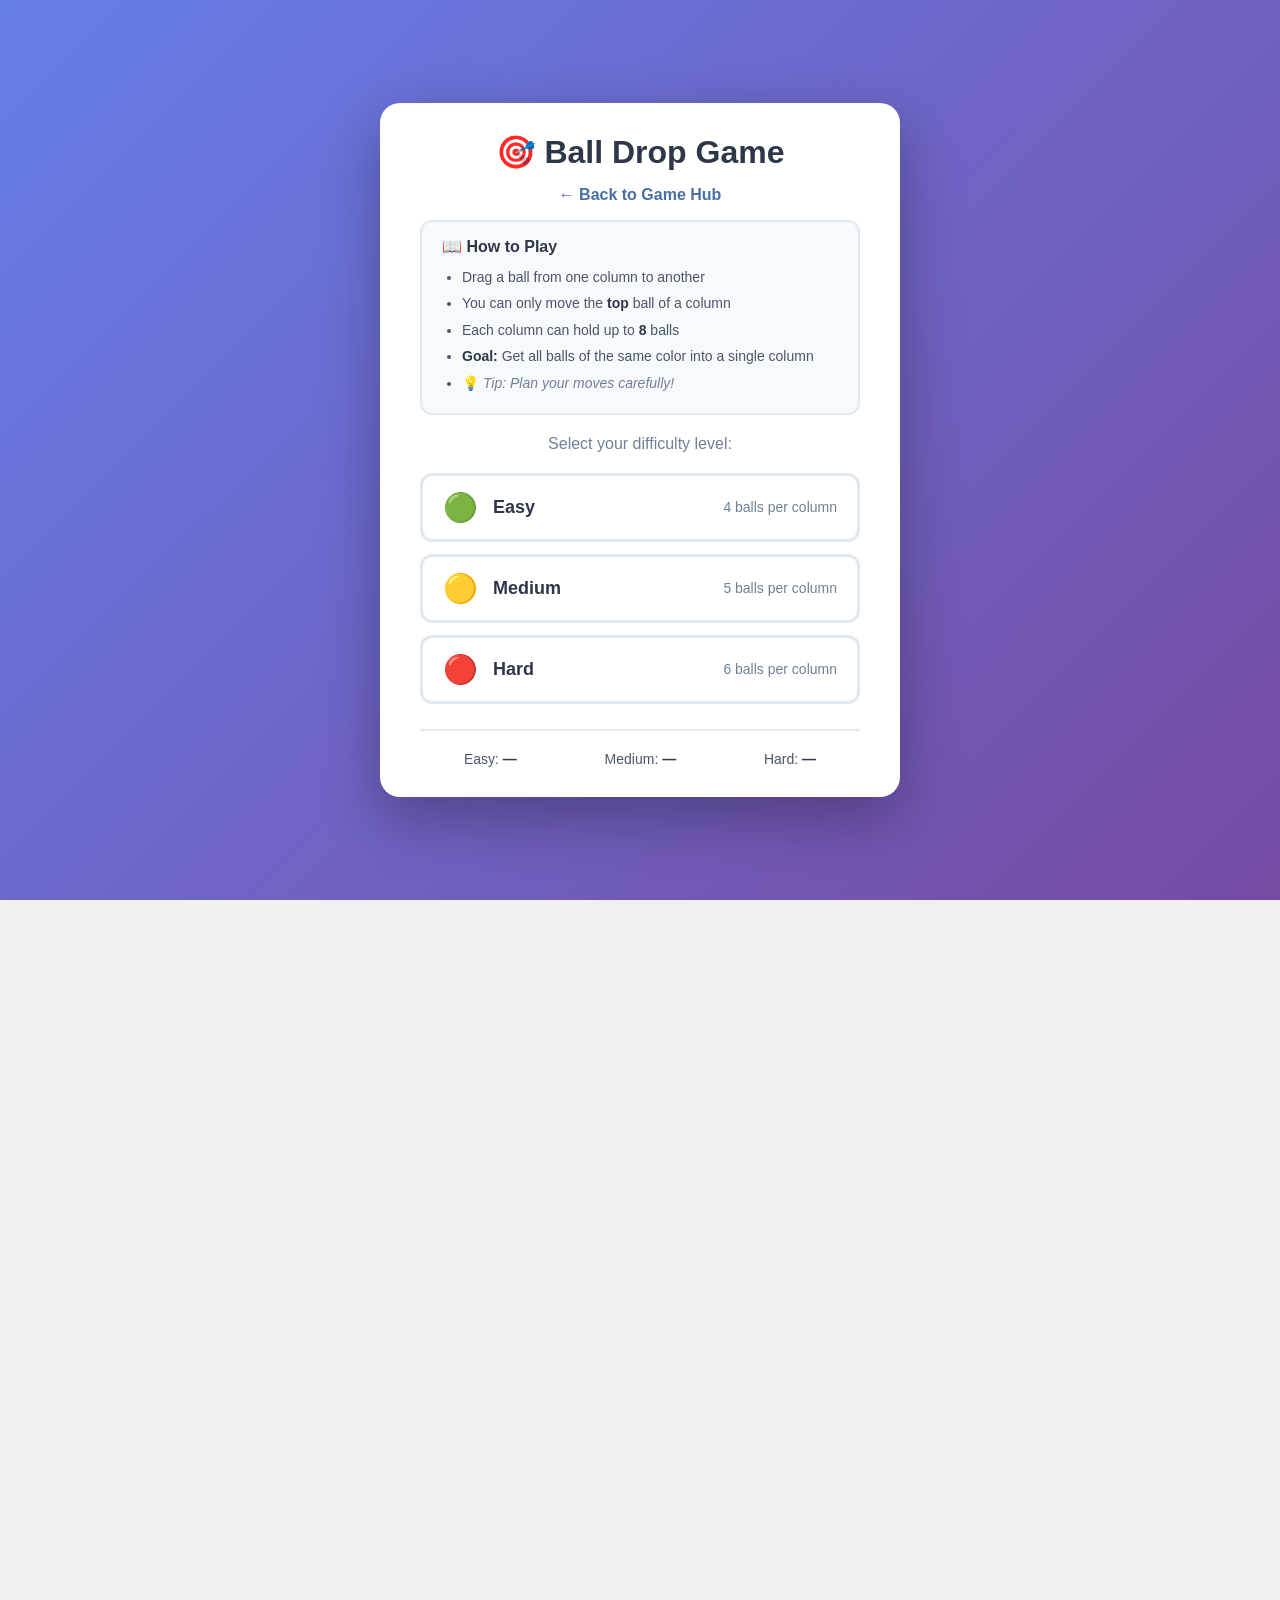
<file: index.html>
<!DOCTYPE html>
<html lang="en">
<head>
    <meta charset="UTF-8" />
    <meta name="viewport" content="width=device-width, initial-scale=1.0" />
    <title>Ball Drop Game</title>
    <link rel="stylesheet" href="styles.css" />
    <link rel="apple-touch-icon" sizes="180x180" href="favicon_io/apple-touch-icon.png">
<link rel="icon" type="image/png" sizes="32x32" href="favicon_io/favicon-32x32.png">
<link rel="icon" type="image/png" sizes="16x16" href="favicon_io/favicon-16x16.png">
<link rel="manifest" href="favicon_io/site.webmanifest">
    <script src="main.js" defer></script>
 
</head>
<body>
    
    <!-- Difficulty Selection Screen -->
    <div id="difficulty-screen">
        <div id="difficulty-box">
            <h1>🎯 Ball Drop Game</h1>
            <a class="hub-link" href="https://behroozmoniri.github.io/TowerOfHanoi/Home/" >← Back to Game Hub</a>
            <!-- Instructions -->
            <div id="instructions">
                <h3>📖 How to Play</h3>
                <ul>
                    <li>Drag a ball from one column to another</li>
                    <li>You can only move the <strong>top</strong> ball of a column</li>
                    <li>Each column can hold up to <strong>8</strong> balls</li>
                    <li><strong>Goal:</strong> Get all balls of the same color into a single column</li>
                    <li>💡 <em>Tip: Plan your moves carefully!</em></li>
                </ul>
            </div>
            
            <p>Select your difficulty level:</p>
            <div id="difficulty-buttons">
                <button class="difficulty-btn easy" data-level="easy">
                    <span class="difficulty-icon">🟢</span>
                    <span class="difficulty-name">Easy</span>
                    <span class="difficulty-desc">4 balls per column</span>
                </button>
                <button class="difficulty-btn medium" data-level="medium">
                    <span class="difficulty-icon">🟡</span>
                    <span class="difficulty-name">Medium</span>
                    <span class="difficulty-desc">5 balls per column</span>
                </button>
                <button class="difficulty-btn hard" data-level="hard">
                    <span class="difficulty-icon">🔴</span>
                    <span class="difficulty-name">Hard</span>
                    <span class="difficulty-desc">6 balls per column</span>
                </button>
            </div>
            <div id="best-times">
                <div class="best-time-item">Easy: <span id="bestTimeEasy">—</span></div>
                <div class="best-time-item">Medium: <span id="bestTimeMedium">—</span></div>
                <div class="best-time-item">Hard: <span id="bestTimeHard">—</span></div>
            </div>
        </div>
    </div>

    <!-- Game Screen -->
    <div id="game-screen">
        <div id="game-container" style="display:none;">
            <div id="game-header">
                <div id="header-left">
                    <button id="backToMenuBtn">← Menu</button>
                    <span id="difficulty-label">Hard</span>
                </div>
                <div id="header-right">
                    <span id="progress-label">Progress: 0/6</span>
                </div>
            </div>
            <canvas id="gameCanvas" width="210" height="280"></canvas>
            <div id="controls">
                <div id="info">
                    <div>Moves: <span id="movesDisplay">0</span></div>
                    <div>Time: <span id="timeDisplay">0.0</span>s</div>
                    <div>Best: <span id="bestTimeDisplay">—</span></div>
                </div>
                <button id="newGameBtn">New Game</button>
            </div>
        </div>

        <!-- Progress Messages Sidebar -->
        <div id="progress-sidebar" style="display:none;">
            <div id="progress-messages">
                <h3>🎯 Progress Updates</h3>
                <div id="messages-container"></div>
            </div>
        </div>
    </div>

    <!-- Win Message Overlay -->
    <div id="message-overlay">
        <div id="message-box">
            <h2>🎉 Congratulations!</h2>
            <p id="winMessage"></p>
            <p id="bestTimeMessage"></p>
            <div class="btn-group">
                <button class="play-again" id="winPlayAgain">Play Again</button>
                <button class="close-btn" id="winClose">Close</button>
            </div>
        </div>
    </div>
</body>
</html>
</file>
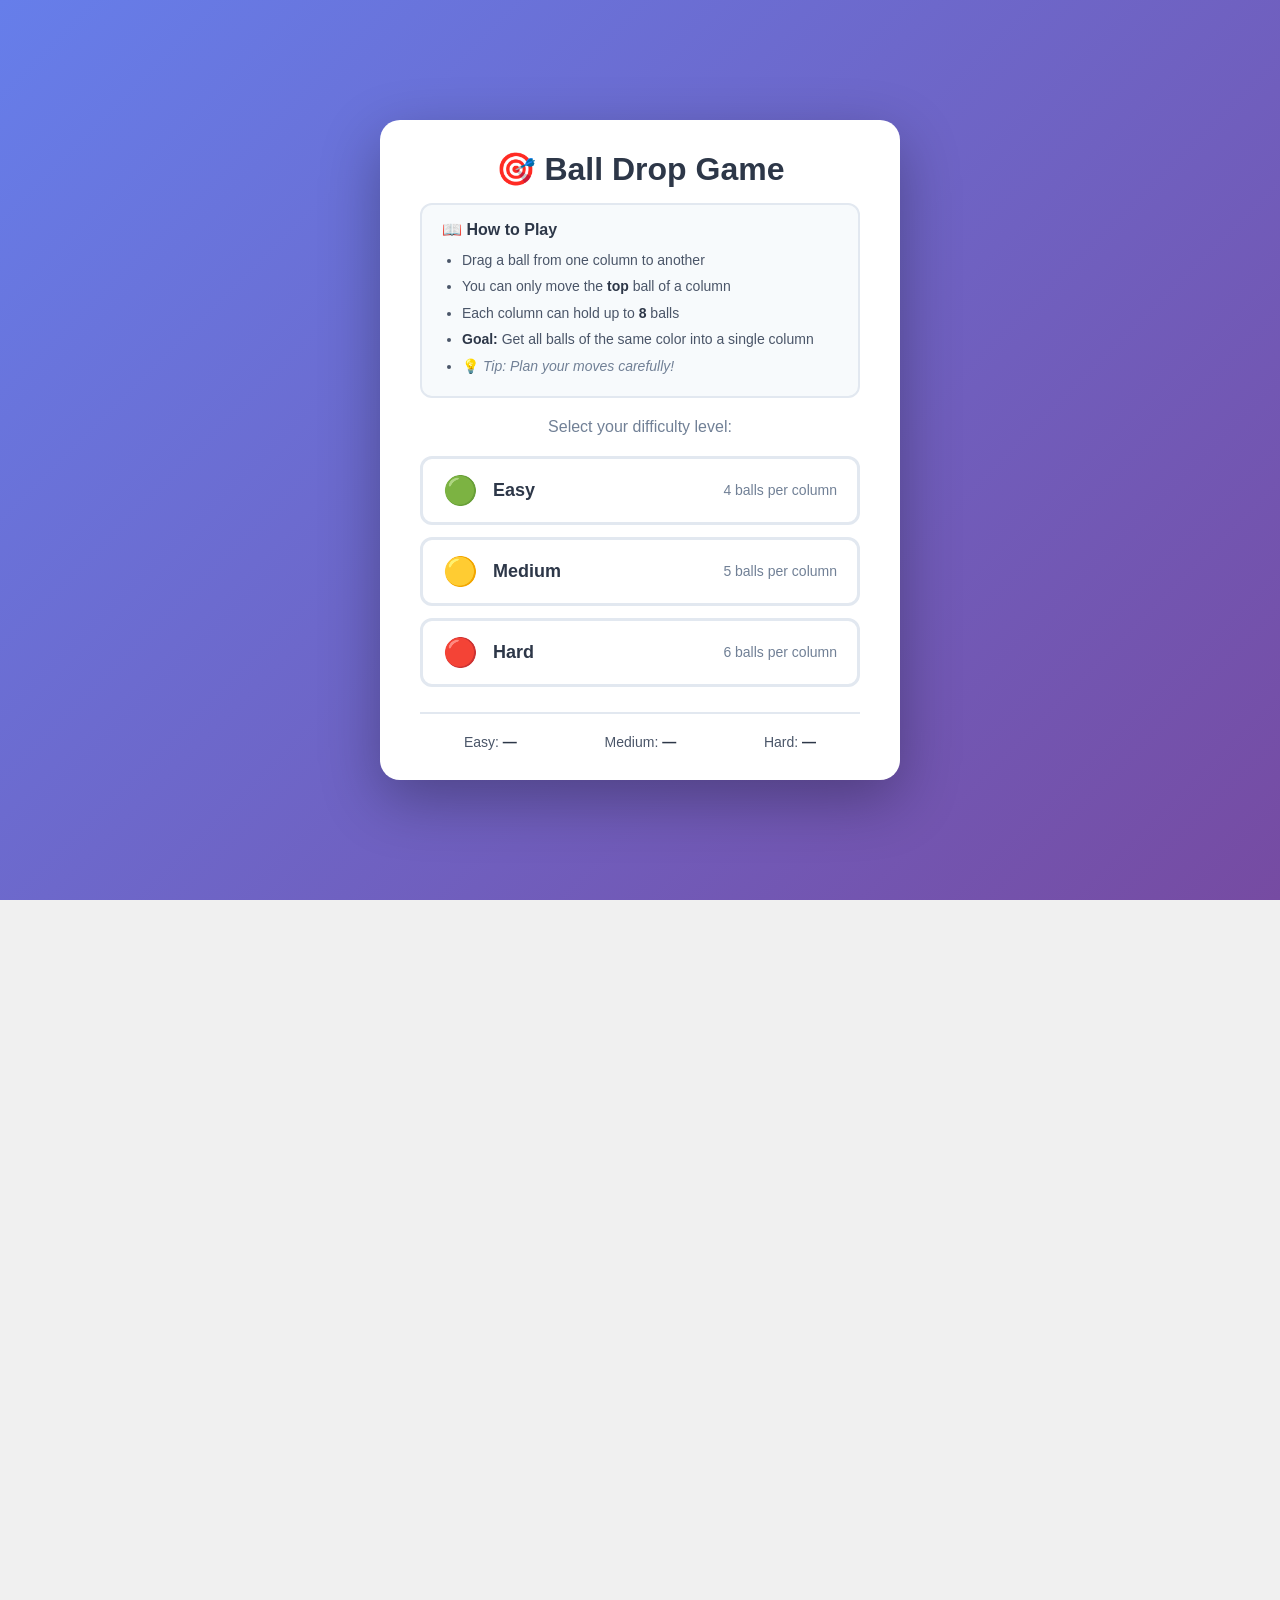
<file: BallDropGame.html>
<!DOCTYPE html>
<html lang="en">
<head>
    <meta charset="UTF-8" />
    <meta name="viewport" content="width=device-width, initial-scale=1.0" />
    <title>Ball Drop Game</title>
    <link rel="stylesheet" href="styles.css" />
    <script src="main.js" defer></script>
</head>
<body>
    <!-- Difficulty Selection Screen -->
    <div id="difficulty-screen">
        <div id="difficulty-box">
            <h1>🎯 Ball Drop Game</h1>
            
            <!-- Instructions -->
            <div id="instructions">
                <h3>📖 How to Play</h3>
                <ul>
                    <li>Drag a ball from one column to another</li>
                    <li>You can only move the <strong>top</strong> ball of a column</li>
                    <li>Each column can hold up to <strong>8</strong> balls</li>
                    <li><strong>Goal:</strong> Get all balls of the same color into a single column</li>
                    <li>💡 <em>Tip: Plan your moves carefully!</em></li>
                </ul>
            </div>
            
            <p>Select your difficulty level:</p>
            <div id="difficulty-buttons">
                <button class="difficulty-btn easy" data-level="easy">
                    <span class="difficulty-icon">🟢</span>
                    <span class="difficulty-name">Easy</span>
                    <span class="difficulty-desc">4 balls per column</span>
                </button>
                <button class="difficulty-btn medium" data-level="medium">
                    <span class="difficulty-icon">🟡</span>
                    <span class="difficulty-name">Medium</span>
                    <span class="difficulty-desc">5 balls per column</span>
                </button>
                <button class="difficulty-btn hard" data-level="hard">
                    <span class="difficulty-icon">🔴</span>
                    <span class="difficulty-name">Hard</span>
                    <span class="difficulty-desc">6 balls per column</span>
                </button>
            </div>
            <div id="best-times">
                <div class="best-time-item">Easy: <span id="bestTimeEasy">—</span></div>
                <div class="best-time-item">Medium: <span id="bestTimeMedium">—</span></div>
                <div class="best-time-item">Hard: <span id="bestTimeHard">—</span></div>
            </div>
        </div>
    </div>

    <!-- Game Screen -->
    <div id="game-screen">
        <div id="game-container" style="display:none;">
            <div id="game-header">
                <div id="header-left">
                    <button id="backToMenuBtn">← Menu</button>
                    <span id="difficulty-label">Hard</span>
                </div>
                <div id="header-right">
                    <span id="progress-label">Progress: 0/6</span>
                </div>
            </div>
            <canvas id="gameCanvas" width="210" height="280"></canvas>
            <div id="controls">
                <div id="info">
                    <div>Moves: <span id="movesDisplay">0</span></div>
                    <div>Time: <span id="timeDisplay">0.0</span>s</div>
                    <div>Best: <span id="bestTimeDisplay">—</span></div>
                </div>
                <button id="newGameBtn">New Game</button>
            </div>
        </div>

        <!-- Progress Messages Sidebar -->
        <div id="progress-sidebar" style="display:none;">
            <div id="progress-messages">
                <h3>🎯 Progress Updates</h3>
                <div id="messages-container"></div>
            </div>
        </div>
    </div>

    <!-- Win Message Overlay -->
    <div id="message-overlay">
        <div id="message-box">
            <h2>🎉 Congratulations!</h2>
            <p id="winMessage"></p>
            <p id="bestTimeMessage"></p>
            <div class="btn-group">
                <button class="play-again" id="winPlayAgain">Play Again</button>
                <button class="close-btn" id="winClose">Close</button>
            </div>
        </div>
    </div>
</body>
</html>
</file>
<file: styles.css>
* {
    box-sizing: border-box;
    user-select: none;
    margin: 0;
    padding: 0;
}

html, body {
    width: 100%;
    min-height: 100vh;
    margin: 0;
    padding: 0;
    background: #f0f0f0;
    font-family: Arial, sans-serif;
    overflow-x: hidden;
}

/* Hide scrollbar but keep scrolling functionality */
::-webkit-scrollbar {
    width: 0px;
    background: transparent;
}

* {
    scrollbar-width: none;
    -ms-overflow-style: none;
}

.hub-link {
    display: inline-block;
    color: #4a6fa5;
    font-weight: bold;
    text-decoration: none;
    margin-bottom: 16px;
}

/* ===== DIFFICULTY SELECTION SCREEN ===== */
#difficulty-screen {
    display: flex;
    justify-content: center;
    align-items: center;
    min-height: 100vh;
    width: 100%;
    max-width: 100%;
    background: linear-gradient(135deg, #667eea 0%, #764ba2 100%);
    padding: 20px;
    overflow-x: hidden;
}

#difficulty-box {
    background: white;
    border-radius: 20px;
    padding: 30px 40px;
    max-width: 520px;
    width: 100%;
    text-align: center;
    box-shadow: 0 20px 60px rgba(0,0,0,0.3);
    animation: popIn 0.5s ease;
    max-height: 90vh;
    overflow-y: auto;
}

/* Hide scrollbar inside difficulty box */
#difficulty-box::-webkit-scrollbar {
    display: none;
}
#difficulty-box {
    scrollbar-width: none;
    -ms-overflow-style: none;
}

#difficulty-box h1 {
    margin: 0 0 15px 0;
    color: #2d3748;
    font-size: 32px;
}

/* ===== INSTRUCTIONS ===== */
#instructions {
    background: #f7fafc;
    border-radius: 12px;
    padding: 15px 20px;
    margin-bottom: 20px;
    text-align: left;
    border: 2px solid #e2e8f0;
}

#instructions h3 {
    margin: 0 0 10px 0;
    color: #2d3748;
    font-size: 16px;
}

#instructions ul {
    margin: 0;
    padding-left: 20px;
    color: #4a5568;
    font-size: 14px;
    line-height: 1.6;
}

#instructions ul li {
    margin-bottom: 4px;
}

#instructions ul li strong {
    color: #2d3748;
}

#instructions ul li em {
    color: #718096;
}

#difficulty-box p {
    color: #718096;
    margin: 15px 0 20px 0;
    font-size: 16px;
}

#difficulty-buttons {
    display: flex;
    flex-direction: column;
    gap: 12px;
    margin-bottom: 25px;
}

.difficulty-btn {
    display: flex;
    align-items: center;
    padding: 15px 20px;
    border: 3px solid #e2e8f0;
    border-radius: 12px;
    background: white;
    cursor: pointer;
    transition: all 0.3s ease;
    gap: 15px;
    width: 100%;
}

.difficulty-btn:hover {
    transform: translateX(5px);
    border-color: #4a6fa5;
    box-shadow: 0 4px 12px rgba(74, 111, 165, 0.2);
}

.difficulty-btn .difficulty-icon {
    font-size: 28px;
}

.difficulty-btn .difficulty-name {
    font-weight: bold;
    font-size: 18px;
    color: #2d3748;
}

.difficulty-btn .difficulty-desc {
    font-size: 14px;
    color: #718096;
    margin-left: auto;
}

.difficulty-btn.easy:hover {
    border-color: #48bb78;
    background: #f0fff4;
}

.difficulty-btn.medium:hover {
    border-color: #ecc94b;
    background: #fffff0;
}

.difficulty-btn.hard:hover {
    border-color: #fc8181;
    background: #fff5f5;
}

#best-times {
    display: flex;
    justify-content: space-around;
    padding-top: 20px;
    border-top: 2px solid #e2e8f0;
}

.best-time-item {
    font-size: 14px;
    color: #4a5568;
}

.best-time-item span {
    font-weight: bold;
    color: #2d3748;
}

/* ===== GAME SCREEN ===== */
#game-screen {
    display: flex;
    gap: 30px;
    align-items: flex-start;
    justify-content: center;
    padding: 20px;
    min-height: 100vh;
    width: 100%;
    max-width: 100%;
    overflow-x: hidden;
    background: #f0f0f0;
}

#game-container {
    background: #fff;
    border-radius: 12px;
    padding: 20px;
    box-shadow: 0 8px 30px rgba(0,0,0,0.15);
    display: inline-block;
    max-width: 100%;
    margin: 0 auto;
}

#game-header {
    display: flex;
    justify-content: space-between;
    align-items: center;
    margin-bottom: 12px;
    padding: 0 4px;
    width: 100%;
}

#header-left {
    display: flex;
    align-items: center;
    gap: 10px;
}

#header-right {
    display: flex;
    align-items: center;
    gap: 10px;
}

#game-header button {
    padding: 6px 14px;
    border: none;
    border-radius: 6px;
    background: #718096;
    color: white;
    font-weight: bold;
    cursor: pointer;
    font-size: 13px;
    transition: background 0.2s;
}

#game-header button:hover {
    background: #4a5568;
}

#difficulty-label {
    font-weight: bold;
    font-size: 14px;
    color: #4a6fa5;
    padding: 4px 12px;
    background: #ebf4ff;
    border-radius: 20px;
}

#progress-label {
    font-weight: bold;
    font-size: 14px;
    color: #2d7d46;
    padding: 4px 12px;
    background: #f0fff4;
    border-radius: 20px;
    transition: all 0.3s ease;
}

/* ===== CANVAS ===== */
canvas {
    border-radius: 8px;
    border: none;
    cursor: default;
    display: block;
    background: #ffffff;
    touch-action: none;
    box-shadow: inset 0 0 10px rgba(0,0,0,0.05);
    width: 210px;
    height: 280px;
    margin: 0 auto;
}

canvas.dragging {
    cursor: grabbing !important;
}

canvas.ball-hover {
    cursor: grab !important;
}

#controls {
    display: flex;
    justify-content: space-between;
    align-items: center;
    margin-top: 12px;
    gap: 10px;
    flex-wrap: wrap;
}

#controls button {
    padding: 8px 16px;
    border: none;
    border-radius: 6px;
    background: #4a6fa5;
    color: white;
    font-weight: bold;
    cursor: pointer;
    font-size: 14px;
    transition: background 0.2s;
}

#controls button:hover {
    background: #3a5a8a;
}

#info {
    display: flex;
    gap: 20px;
    font-size: 14px;
    color: #333;
    flex-wrap: wrap;
}

#info span {
    font-weight: bold;
    color: #4a6fa5;
}

/* ===== PROGRESS SIDEBAR ===== */
#progress-sidebar {
    background: white;
    border-radius: 12px;
    padding: 20px;
    box-shadow: 0 8px 30px rgba(0,0,0,0.15);
    min-width: 250px;
    max-width: 300px;
    max-height: 400px;
    overflow-y: auto;
    position: sticky;
    top: 20px;
    flex-shrink: 0;
}

/* Hide scrollbar inside sidebar */
#progress-sidebar::-webkit-scrollbar {
    display: none;
}
#progress-sidebar {
    scrollbar-width: none;
    -ms-overflow-style: none;
}

#progress-sidebar h3 {
    margin: 0 0 15px 0;
    color: #2d3748;
    font-size: 18px;
    text-align: center;
    border-bottom: 2px solid #e2e8f0;
    padding-bottom: 10px;
}

#messages-container {
    display: flex;
    flex-direction: column;
    gap: 10px;
}

.progress-message-item {
    padding: 10px 12px;
    border-radius: 8px;
    background: #f7fafc;
    border-left: 4px solid #4a6fa5;
    animation: slideIn 0.3s ease;
    font-size: 14px;
    line-height: 1.4;
    color: #2d3748;
}

.progress-message-item .message-icon {
    margin-right: 6px;
}

.progress-message-item .message-time {
    font-size: 11px;
    color: #a0aec0;
    margin-top: 4px;
    display: block;
}

@keyframes slideIn {
    0% {
        opacity: 0;
        transform: translateX(-20px);
    }
    100% {
        opacity: 1;
        transform: translateX(0);
    }
}

/* ===== WIN MESSAGE OVERLAY ===== */
#message-overlay {
    position: fixed;
    top: 0;
    left: 0;
    width: 100%;
    height: 100%;
    background: rgba(0,0,0,0.5);
    display: none;
    justify-content: center;
    align-items: flex-start;
    padding-top: 15vh;
    z-index: 100;
}

#message-box {
    background: white;
    border-radius: 16px;
    padding: 30px 40px;
    max-width: 420px;
    text-align: center;
    box-shadow: 0 12px 40px rgba(0,0,0,0.3);
    animation: popIn 0.3s ease;
    margin: 0 20px;
}

@keyframes popIn {
    0% {
        transform: scale(0.8) translateY(-20px);
        opacity: 0;
    }
    100% {
        transform: scale(1) translateY(0);
        opacity: 1;
    }
}

#message-box h2 {
    margin: 0 0 10px 0;
    color: #2d7d46;
}

#message-box p {
    margin: 8px 0;
    color: #444;
    font-size: 16px;
}

#message-box #bestTimeMessage {
    font-size: 14px;
    color: #666;
}

#message-box .btn-group {
    display: flex;
    gap: 12px;
    justify-content: center;
    margin-top: 18px;
}

#message-box .btn-group button {
    padding: 10px 24px;
    border: none;
    border-radius: 8px;
    font-weight: bold;
    cursor: pointer;
    font-size: 15px;
}

#message-box .btn-group .play-again {
    background: #4a6fa5;
    color: white;
}

#message-box .btn-group .play-again:hover {
    background: #3a5a8a;
}

#message-box .btn-group .close-btn {
    background: #e74c3c;
    color: white;
}

#message-box .btn-group .close-btn:hover {
    background: #c0392b;
}

/* ===== RESPONSIVE - FIXED ===== */
@media (max-width: 768px) {
    #game-screen {
        flex-direction: column;
        align-items: center;
        justify-content: flex-start;
        gap: 20px;
        padding: 10px;
        min-height: 100vh;
    }
    
    #progress-sidebar {
        min-width: unset;
        max-width: 100%;
        width: 100%;
        position: static;
        max-height: 200px;
    }
    
    #game-container {
        width: 100%;
        max-width: 100%;
        padding: 15px;
    }
    
    canvas {
        width: 100% !important;
        height: auto !important;
        max-width: 100%;
        aspect-ratio: 210 / 280;
    }
}

@media (max-width: 500px) {
    #difficulty-box {
        padding: 20px;
        margin: 10px;
    }
    
    #difficulty-box h1 {
        font-size: 26px;
    }
    
    .difficulty-btn {
        padding: 12px 15px;
    }
    
    .difficulty-btn .difficulty-desc {
        font-size: 12px;
    }
    
    #game-container {
        padding: 10px;
    }
    
    #game-header {
        flex-wrap: wrap;
        gap: 8px;
        justify-content: center;
    }
    
    #controls {
        flex-direction: column;
        align-items: stretch;
    }
    
    #info {
        justify-content: center;
    }
    
    #message-box {
        padding: 20px;
        margin: 0 15px;
    }
    
    #best-times {
        flex-direction: column;
        gap: 8px;
    }
}

/* ===== TOUCH-FRIENDLY IMPROVEMENTS ===== */
@media (pointer: coarse) {
    #controls button {
        padding: 12px 20px;
        font-size: 16px;
        min-height: 44px;
        min-width: 44px;
    }
    
    #game-header button {
        padding: 10px 18px;
        font-size: 15px;
        min-height: 44px;
    }
    
    canvas {
        touch-action: none;
    }
}
</file>
